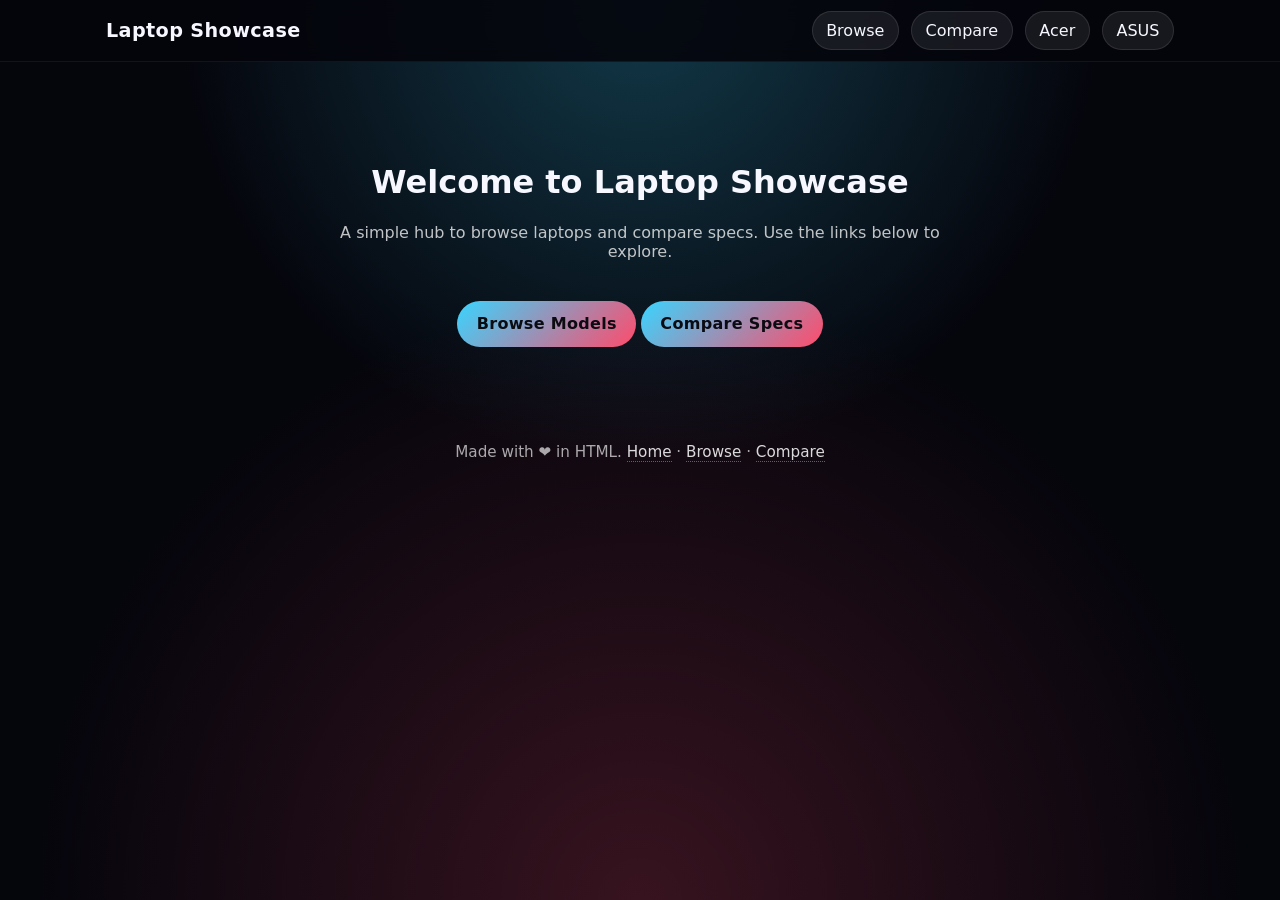
<file: index.html>
<!DOCTYPE html>
<html lang="en">
<head>
  <meta charset="UTF-8" />
  <meta name="viewport" content="width=device-width, initial-scale=1.0" />
  <title>Home · Laptop Showcase</title>
  <link rel="stylesheet" href="styles.css" />
</head>
<body>
  <nav class="nav" aria-label="Primary">
    <div class="nav__inner">
      <a class="nav__brand" href="index.html">Laptop Showcase</a>
      <div class="nav__links">
        <a class="nav__link" href="laptop.html">Browse</a>
        <a class="nav__link" href="compare.html">Compare</a>
        <a class="nav__link" href="acer.html">Acer</a>
        <a class="nav__link" href="asus.html">ASUS</a>
      </div>
    </div>
  </nav>

  <main class="container">
    <header style="text-align: center; padding-top: 2.5rem;">
      <h1>Welcome to Laptop Showcase</h1>
      <p style="max-width: 600px; margin: 0.75rem auto; color: rgba(255,255,255,0.75);">A simple hub to browse laptops and compare specs. Use the links below to explore.</p>
    </header>

    <section style="margin-top: 2.5rem; text-align: center;">
      <a class="button" href="laptop.html">Browse Models</a>
      <a class="button" href="compare.html">Compare Specs</a>
    </section>
  </main>

  <footer>
    Made with ❤️ in HTML. <a href="index.html">Home</a> · <a href="laptop.html">Browse</a> · <a href="compare.html">Compare</a>
  </footer>
</body>
</html>
</file>
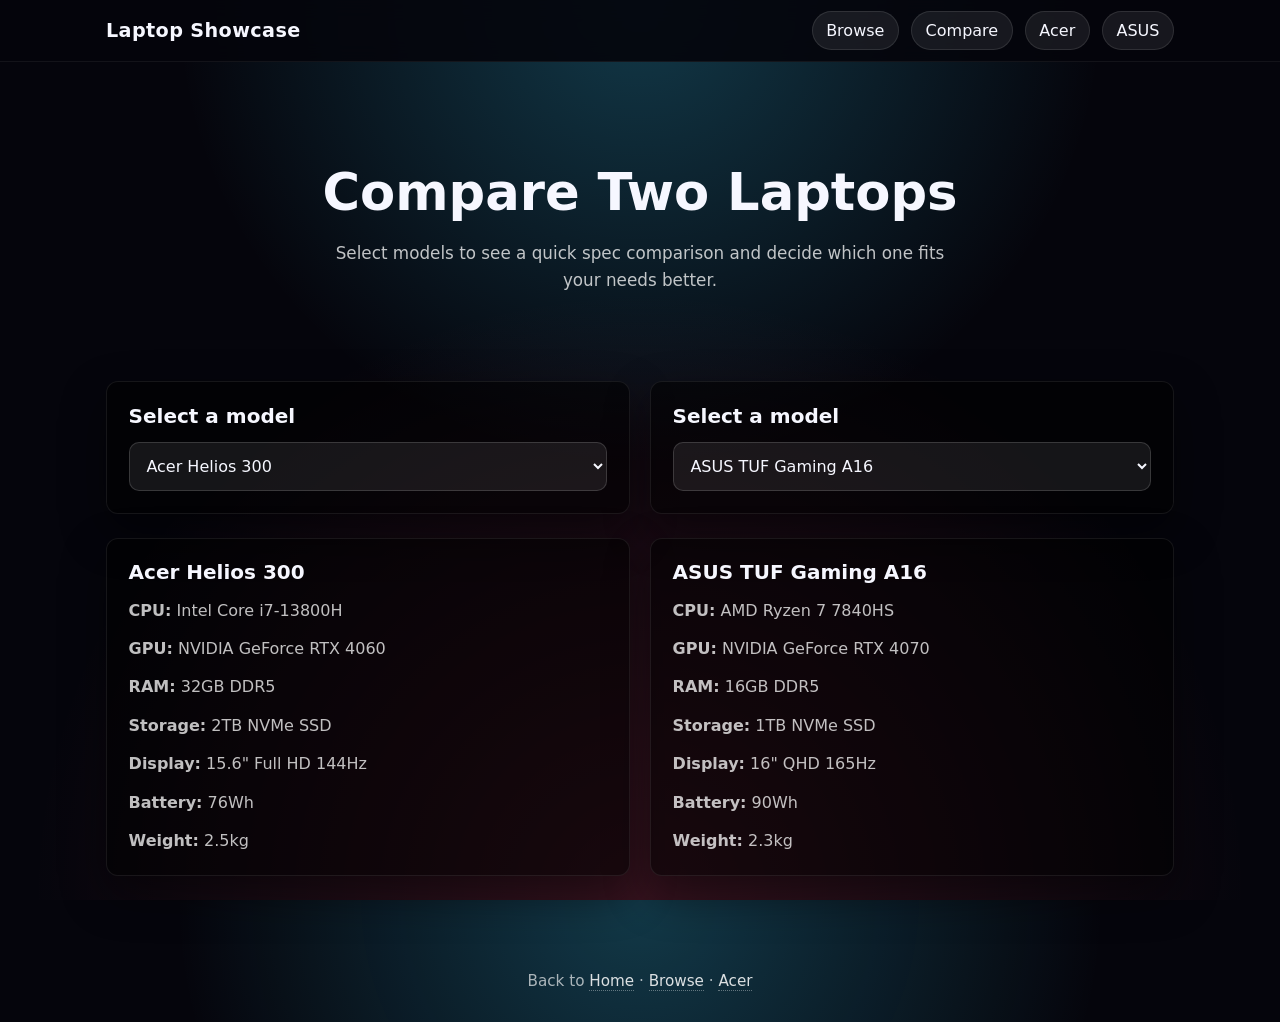
<file: compare.html>
<!DOCTYPE html>
<html lang="en">
<head>
  <meta charset="UTF-8" />
  <meta name="viewport" content="width=device-width, initial-scale=1.0" />
  <title>Compare Laptops</title>
  <link rel="stylesheet" href="styles.css" />
</head>
<body>
  <nav class="nav" aria-label="Primary">
    <div class="nav__inner">
      <a class="nav__brand" href="index.html">Laptop Showcase</a>
      <div class="nav__links">
        <a class="nav__link" href="laptop.html">Browse</a>
        <a class="nav__link" href="compare.html">Compare</a>
        <a class="nav__link" href="acer.html">Acer</a>
        <a class="nav__link" href="asus.html">ASUS</a>
      </div>
    </div>
  </nav>

  <main class="container">
    <section class="hero" aria-label="Compare models">
      <h1>Compare Two Laptops</h1>
      <p>Select models to see a quick spec comparison and decide which one fits your needs better.</p>
    </section>

    <section style="margin-top: 2.5rem;">
      <div class="grid grid-2">
        <div class="card">
          <h3>Select a model</h3>
          <select id="leftModel" class="input" style="width: 100%; padding: 0.8rem; border-radius: 10px; border: 1px solid rgba(255,255,255,0.15); background: rgba(255,255,255,0.08); color: var(--text);">
            <option value="acer-helio">Acer Helios 300</option>
            <option value="asus-tuf">ASUS TUF Gaming A16</option>
          </select>
        </div>

        <div class="card">
          <h3>Select a model</h3>
          <select id="rightModel" class="input" style="width: 100%; padding: 0.8rem; border-radius: 10px; border: 1px solid rgba(255,255,255,0.15); background: rgba(255,255,255,0.08); color: var(--text);">
            <option value="asus-tuf">ASUS TUF Gaming A16</option>
            <option value="acer-helio">Acer Helios 300</option>
          </select>
        </div>
      </div>

      <div id="compareGrid" class="grid grid-2" style="margin-top: 1.5rem;"></div>
    </section>
  </main>

  <footer>
    Back to <a href="index.html">Home</a> · <a href="laptop.html">Browse</a> · <a href="acer.html">Acer</a>
  </footer>

  <script>
    const specs = {
      "acer-helio": {
        title: "Acer Helios 300",
        cpu: "Intel Core i7-13800H",
        gpu: "NVIDIA GeForce RTX 4060",
        ram: "32GB DDR5",
        storage: "2TB NVMe SSD",
        display: "15.6\" Full HD 144Hz",
        weight: "2.5kg",
        battery: "76Wh"
      },
      "asus-tuf": {
        title: "ASUS TUF Gaming A16",
        cpu: "AMD Ryzen 7 7840HS",
        gpu: "NVIDIA GeForce RTX 4070",
        ram: "16GB DDR5",
        storage: "1TB NVMe SSD",
        display: "16\" QHD 165Hz",
        weight: "2.3kg",
        battery: "90Wh"
      }
    };

    const leftSelect = document.getElementById("leftModel");
    const rightSelect = document.getElementById("rightModel");
    const compareGrid = document.getElementById("compareGrid");

    function renderComparison() {
      const left = specs[leftSelect.value];
      const right = specs[rightSelect.value];

      compareGrid.innerHTML = `
        <div class="card">
          <h3>${left.title}</h3>
          <p><strong>CPU:</strong> ${left.cpu}</p>
          <p><strong>GPU:</strong> ${left.gpu}</p>
          <p><strong>RAM:</strong> ${left.ram}</p>
          <p><strong>Storage:</strong> ${left.storage}</p>
          <p><strong>Display:</strong> ${left.display}</p>
          <p><strong>Battery:</strong> ${left.battery}</p>
          <p><strong>Weight:</strong> ${left.weight}</p>
        </div>

        <div class="card">
          <h3>${right.title}</h3>
          <p><strong>CPU:</strong> ${right.cpu}</p>
          <p><strong>GPU:</strong> ${right.gpu}</p>
          <p><strong>RAM:</strong> ${right.ram}</p>
          <p><strong>Storage:</strong> ${right.storage}</p>
          <p><strong>Display:</strong> ${right.display}</p>
          <p><strong>Battery:</strong> ${right.battery}</p>
          <p><strong>Weight:</strong> ${right.weight}</p>
        </div>
      `;
    }

    leftSelect.addEventListener("change", renderComparison);
    rightSelect.addEventListener("change", renderComparison);

    renderComparison();
  </script>
</body>
</html>
</file>
<file: styles.css>
/* Shared site styles */
:root {
  --bg: #05050c;
  --panel: rgba(0, 0, 0, 0.55);
  --panel-strong: rgba(0, 0, 0, 0.75);
  --text: #f6f7ff;
  --muted: rgba(255, 255, 255, 0.75);
  --accent: #39d5ff;
  --accent-2: #ff4b6b;
  --radius: 12px;
  --shadow: 0 18px 45px rgba(0, 0, 0, 0.45);
  --max: 1100px;
}

* {
  box-sizing: border-box;
}

html,
body {
  height: 100%;
  margin: 0;
  font-family: system-ui, -apple-system, BlinkMacSystemFont, "Segoe UI", sans-serif;
  color: var(--text);
  background: radial-gradient(circle at top, rgba(57, 213, 255, 0.25), transparent 42%),
    radial-gradient(circle at bottom, rgba(255, 75, 107, 0.2), transparent 55%),
    var(--bg);
}

a {
  color: inherit;
  text-decoration: none;
}

button,
.input,
select {
  font: inherit;
}

.container {
  width: min(92vw, var(--max));
  margin: 0 auto;
  padding: 2.5rem 1rem 4rem;
}

.nav {
  position: sticky;
  top: 0;
  z-index: 10;
  background: rgba(5, 5, 12, 0.9);
  backdrop-filter: blur(10px);
  border-bottom: 1px solid rgba(255, 255, 255, 0.06);
}

.nav__inner {
  display: flex;
  align-items: center;
  justify-content: space-between;
  max-width: var(--max);
  margin: 0 auto;
  padding: 0.7rem 1rem;
}

.nav__brand {
  font-weight: 700;
  letter-spacing: 0.02em;
  font-size: 1.2rem;
}

.nav__links {
  display: flex;
  gap: 0.75rem;
}

.nav__link {
  padding: 0.55rem 0.85rem;
  border-radius: 999px;
  background: rgba(255, 255, 255, 0.08);
  border: 1px solid rgba(255, 255, 255, 0.1);
  transition: transform 120ms ease, background 120ms ease;
}

.nav__link:hover {
  background: rgba(255, 255, 255, 0.12);
  transform: translateY(-1px);
}

.hero {
  padding: 4rem 0 3rem;
  text-align: center;
}

.hero h1 {
  font-size: clamp(2.15rem, 4vw, 3.25rem);
  margin: 0;
  line-height: 1.05;
}

.hero p {
  max-width: 650px;
  margin: 1.25rem auto 0;
  color: var(--muted);
  font-size: 1.05rem;
  line-height: 1.6;
}

.button,
.btn {
  display: inline-flex;
  align-items: center;
  gap: 0.5rem;
  padding: 0.85rem 1.2rem;
  border-radius: 999px;
  border: none;
  cursor: pointer;
  font-weight: 600;
  letter-spacing: 0.02em;
  background: linear-gradient(135deg, var(--accent), var(--accent-2));
  color: #0b0b12;
  text-decoration: none;
  transition: transform 120ms ease, filter 120ms ease;
}

.button:hover,
.btn:hover {
  transform: translateY(-2px);
  filter: brightness(1.05);
}

.grid {
  display: grid;
  gap: 1.25rem;
}

.grid-2 {
  grid-template-columns: repeat(auto-fit, minmax(270px, 1fr));
}

.card {
  padding: 1.35rem;
  border-radius: var(--radius);
  background: var(--panel);
  border: 1px solid rgba(255, 255, 255, 0.08);
  box-shadow: var(--shadow);
  display: flex;
  flex-direction: column;
  gap: 0.9rem;
  min-height: 100%;
}

.card h3 {
  margin: 0;
  font-size: 1.25rem;
}

.card p {
  margin: 0;
  color: var(--muted);
  line-height: 1.5;
}

.card img {
  width: 100%;
  border-radius: 10px;
  object-fit: cover;
}

footer {
  padding: 2rem 0;
  text-align: center;
  font-size: 0.95rem;
  color: rgba(255, 255, 255, 0.65);
}

footer a {
  color: rgba(255, 255, 255, 0.85);
  border-bottom: 1px dotted rgba(255, 255, 255, 0.35);
}

@media (max-width: 520px) {
  .nav__links {
    display: none;
  }

  .hero {
    padding-top: 3rem;
  }
}

@media (prefers-reduced-motion: reduce) {
  * {
    scroll-behavior: auto !important;
    transition: none !important;
    animation: none !important;
  }
}
</file>
